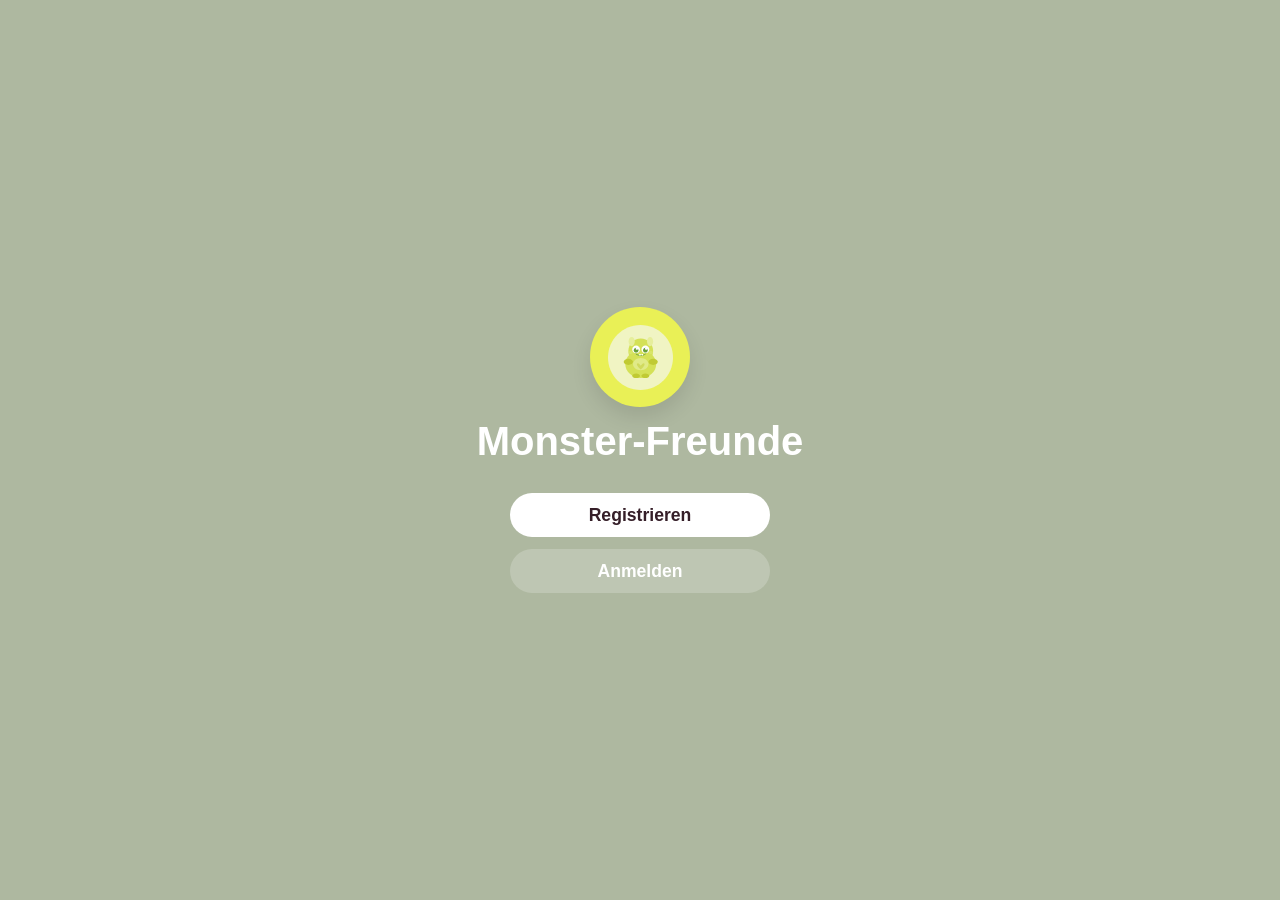
<file: index.html>
<!--- =========================================================================
BESCHREIBUNG: Einstiegs- und Willkommensseite des Projekts (index.html).
FUNKTION:
- Dient als zentrale Landingpage für die Applikation „Monster-Freunde“.
- Präsentiert das App-Logo und den Projekttitel für die visuelle Identität.
- Stellt die primäre Navigation bereit, über die Nutzende direkt zu den Formularen
für die Registrierung (register.html) oder das Login (login.html) gelangen.
=========================================================================-->

<!DOCTYPE html>
<html lang="en">

<head>
    <meta charset="UTF-8" />
    <title>Welcome</title>
    <link rel="stylesheet" href="css/style.css" />
</head>

<body>

    <div class="welcome-container">

        <div class="monster-icon">
            <img src="resources/img/monster_wasabi_02.svg" alt="Monster-Scanner Logo">
        </div>

        <h1>Monster-Freunde</h1>

        <nav class="auth-buttons">
            <a href="register.html" class="btn btn-main">Registrieren</a>
            <a href="login.html" class="btn btn-secondary">Anmelden</a>
        </nav>

    </div>

</body>

</html>
</file>
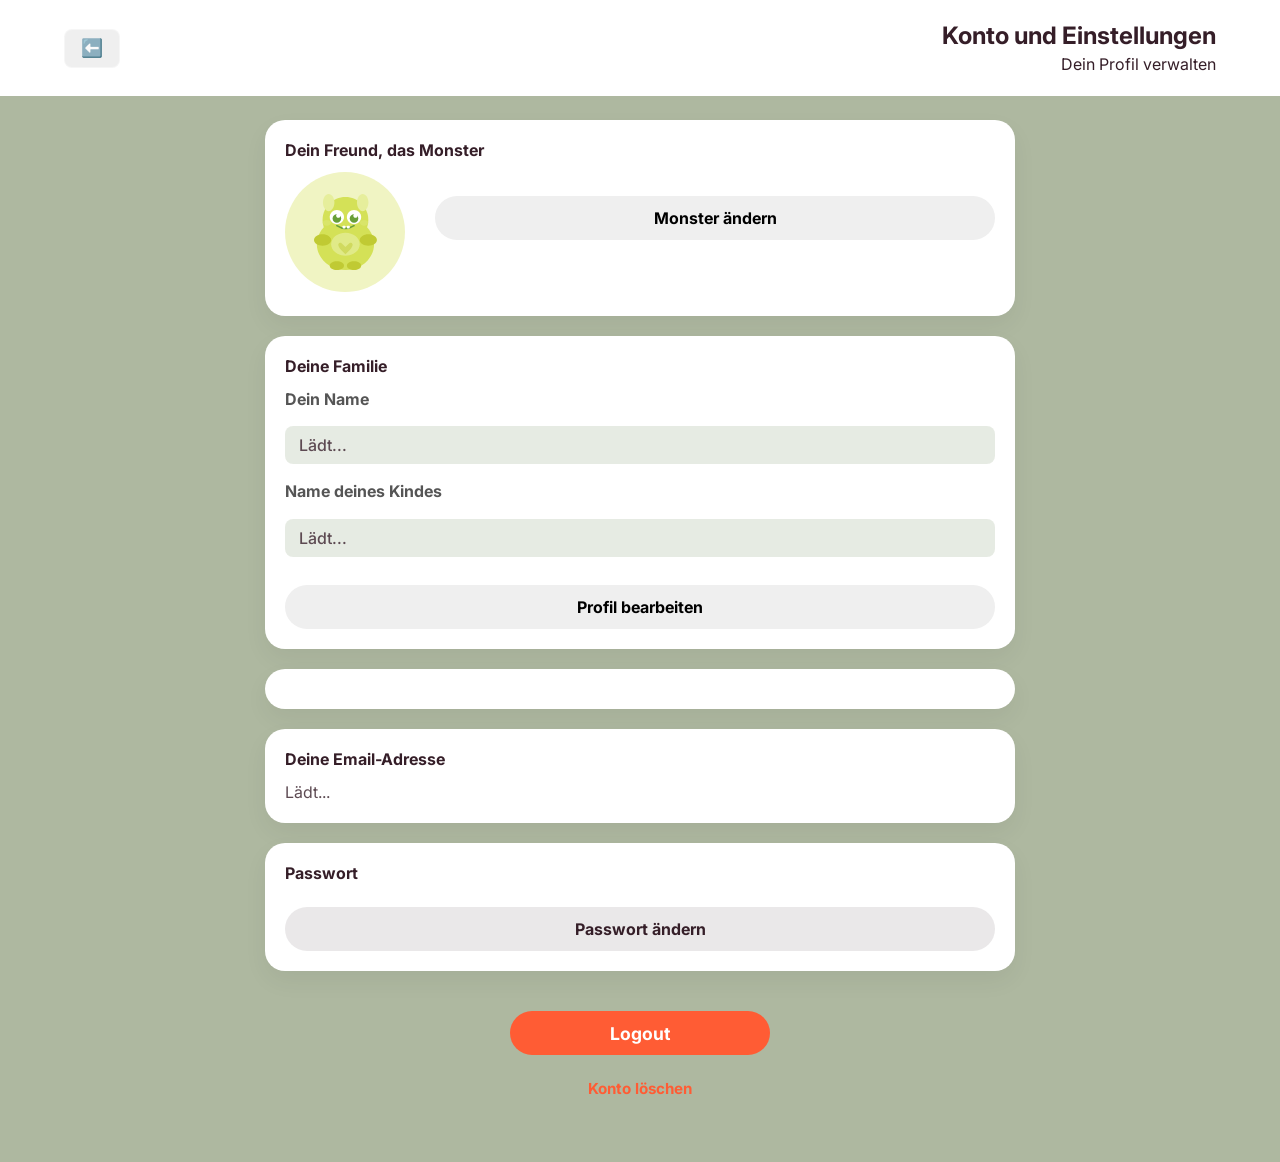
<file: konto.html>
<!--=========================================================================
BESCHREIBUNG: Profil- und Einstellungsseite des Projekts (konto.html).
FUNKTION:
- Ermöglicht das Verwalten des persönlichen Profils inklusive Namen und dem
Namen des Kindes via Lese- und Bearbeitungsmodus.
- Erlaubt die visuelle Personalisierung durch die Auswahl und das Speichern
eines Begleitmonsters aus einer Galerie.
- Steuert die Haushaltsverwaltung: Dynamische Anzeige je nach Status (Neuen
Haushalt erstellen, via Code beitreten oder Einladungscode anzeigen).
- Bietet administrative Optionen wie das Einsehen der Mailadresse, das Ändern
des Passworts sowie den Logout und das unwiderrufliche Löschen des Kontos.
========================================================================= -->

<!DOCTYPE html>
<html lang="en">

<head>
    <meta charset="UTF-8" />
    <title>Konto und Einstellungen</title>
    <style>
        @import url('https://fonts.googleapis.com/css2?family=Inter:ital,opsz,wght@0,14..32,100..900;1,14..32,100..900&family=Libre+Franklin:ital,wght@0,100..900;1,100..900&display=swap');
    </style>
    <link rel="stylesheet" href="css/style.css" />
</head>

<body class="account-page">

    <header class="header_konto">
        <div class="header-links">
            <a href="home.html" id="back_btn_container">
                <button id="back_btn"> ⬅️ </button>
            </a>
        </div>
        <div class="header-konto-text">
            <h1 class="header-title-konto">Konto und Einstellungen</h1>
            <p class="header-subtitle-konto">Dein Profil verwalten</p>
        </div>
    </header>

    <main class="main_konto">

        <section class="grid">

            <article class="card monster-section">
                <h2>Dein Freund, das Monster</h2>

                <div id="monsterViewMode">
                    <div class="current-monster-preview">
                        <img id="currentMonsterImg" src="resources/img/monster_wasabi_02.svg" alt="Aktuelles Monster"
                            class="monster-preview-img" />
                    </div>
                    <button id="btnEditMonster" class="btn">Monster ändern</button>
                </div>

                <div id="monsterEditMode" style="display: none;">
                    <p>Wähle deinen Freund aus:</p>

                    <div class="monster-gallery">
                        <label class="monster-item">
                            <input type="radio" name="monster_choice" value="monster_wasabi_02" />
                            <img src="resources/img/monster_wasabi_02.svg" alt="Wasabi" class="monster-img" />
                        </label>
                        <label class="monster-item">
                            <input type="radio" name="monster_choice" value="monster_grün_02" />
                            <img src="resources/img/monster_grün_02.svg" alt="Grünes Monster" class="monster-img" />
                        </label>
                        <label class="monster-item">
                            <input type="radio" name="monster_choice" value="monster_bla_02" />
                            <img src="resources/img/monster_bla_02.svg" alt="Blaues Monster" class="monster-img" />
                        </label>
                        <label class="monster-item">
                            <input type="radio" name="monster_choice" value="monster_lila_02" />
                            <img src="resources/img/monster_lila_02.svg" alt="Lila Monster" class="monster-img" />
                        </label>
                        <label class="monster-item">
                            <input type="radio" name="monster_choice" value="monster_orange_02" />
                            <img src="resources/img/monster_orange_02.svg" alt="Oranges Monster" class="monster-img" />
                        </label>
                    </div>
                    <br>
                    <button id="btnSaveMonster" class="btn">Monster speichern</button>
                    <button id="btnCancelMonsterEdit" class="btn btn-sub">Abbrechen</button>
                </div>
            </article>

            <article class="card profil-einstellungen">
                <h2>Deine Familie</h2>

                <!-- Lese-Modus-->
                <div id="profileViewMode">
                    <label>
                        <p>
                            <strong>Dein Name</strong> <span id="displayUserName">Lädt...</span>
                        </p>
                    </label>
                    <label>
                        <p>
                            <strong>Name deines Kindes</strong> <span id="displayChildName">Lädt...</span>
                        </p>
                    </label>
                    <button id="btnEditProfile" class="btn">Profil bearbeiten</button>
                </div>

                <!-- Bearbeitungs-Modus -->
                <div id="profileEditMode" style="display: none;">
                    <div>
                        <label for="editUserName">Dein Name</label>
                        <input type="text" id="editUserName" />
                    </div>
                    <br>
                    <div>
                        <label for="editChildName">Name deines Kindes</label>
                        <input type="text" id="editChildName" />
                    </div>
                    <br>

                    <button id="btnSaveProfile" class="btn">Änderungen speichern</button>
                    <button id="btnCancelEdit" class="btn btn-sub">Abbrechen</button>
                </div>
            </article>

            <article class="card haushalt-section">
                <!-- Box für Leute OHNE Haushalt -->

                <div id="noHousehold" style="display: none;">
                    <p>Du bist noch in keinem Haushalt.</p>

                    <div>
                        <input type="text" id="householdName" placeholder="Name für neuen Haushalt" />
                        <button id="btnCreate" class="btn">Haushalt erstellen</button>
                    </div>

                    <br>
                    <!-- Box für Leute MIT Haushalt -->
                    <div>
                        <input type="text" id="joinCode" placeholder="Beitritts-Code eingeben" />
                        <button id="btnJoin" class="btn">Haushalt beitreten</button>
                    </div>
                </div>

                <div id="householdInfo" style="display:none;">
                    <h2>Willkommen bei Familie <span id="hName"></span></h2>
                    <p class="family-code">Teile diesen Code, um deine Familie einzuladen: <br> <span id="hCode"></span>
                    </p>

                    <h3>Mitglieder in diesem Haushalt:</h3>
                    <ul id="memberList" style="list-style-type: none; padding: 0; margin: 0;">
                    </ul>
                </div>

            </article>


            <article class="card email">
                <h2>Deine Email-Adresse</h2>
                <p id="userEmail">Lädt...</p>
            </article>

            <article class="card sicherheit">
                <h2>Passwort</h2>

                <button id="btnTogglePasswordForm" class="btn-sub btn">Passwort ändern</button>

                <form id="passwordForm" style="display: none;">
                    <div>
                        <label for="oldPassword">Aktuelles Passwort:</label>
                        <input type="password" id="oldPassword" />
                    </div>

                    <div>
                        <label for="newPassword">Neues Passwort:</label>
                        <input type="password" id="newPassword" />
                    </div>

                    <div>
                        <label for="newPasswordConfirm">Neues Passwort bestätigen:</label>
                        <input type="password" id="newPasswordConfirm" />
                    </div>

                    <button type="submit" class="btn">Passwort speichern</button>
                    <button type="button" id="btnCancelPassword" class="btn btn-sub">Abbrechen</button>
                </form>
            </article>

        </section>

        <section class="logout">
            <button id="logoutBtn" class="btn btn-danger">Logout</button>
        </section>

        <a href="#" id="deleteAccountBtn">Konto löschen</a>
    </main>


    <div id="deleteAccountPopup" class="popup-overlay" style="display: none;">
        <div class="popup-content delete-popup">
            <h2>Konto unwiderruflich löschen?</h2>

            <p class="delete-warning-text">
                Bist du sicher? Alle deine Daten werden dauerhaft aus unserem System gelöscht. Dieser Schritt kann nicht
                rückgängig gemacht werden.
            </p>

            <button id="btnConfirmDelete" class="btn btn-sub">Ja, Konto löschen</button>
            <button id="btnCancelDelete" class="btn btn-danger">Abbrechen</button>
        </div>
    </div>

    <script src="js/konto.js"></script>
    <script src="js/logout.js"></script>
    <script src="js/auth.js"></script>
    <script src="js/register.js"></script>
    <script src="js/delete_account.js"></script>
</body>

</html>
</file>
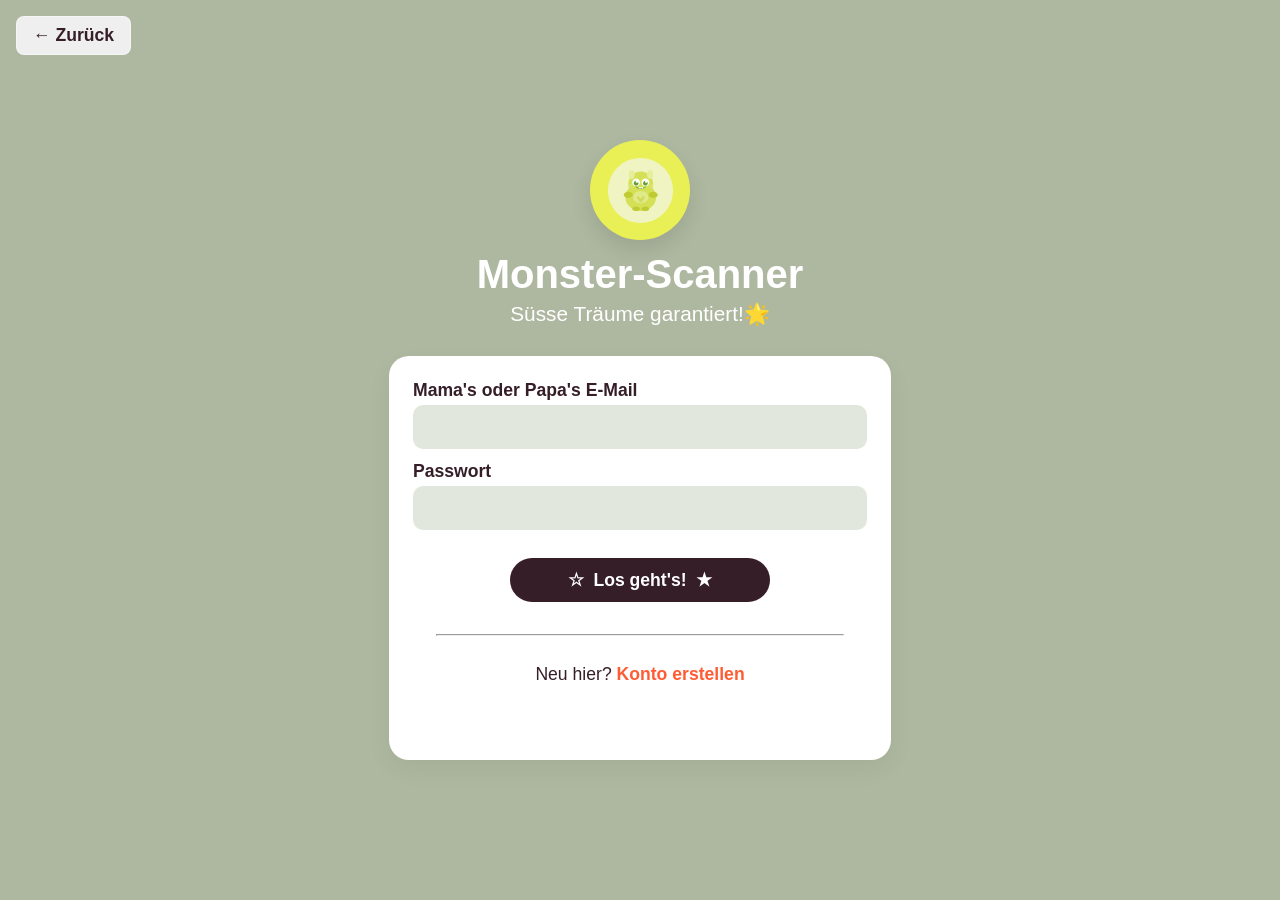
<file: login.html>
<!--=========================================================================
BESCHREIBUNG: Login-Seite des Projekts (login.html).
FUNKTION:
- Stellt das Anmeldeformular für die Applikation „Monster-Scanner“ bereit.
- Erfasst die Zugangsdaten (E-Mail-Adresse und Passwort) der Erziehungsberechtigten.
- Ermöglicht über den Submit-Button das Absenden der Daten, welche durch das
eingebundene Skript (login.js) verarbeitet werden.
- Bietet eine Navigation zurück zur Startseite (index.html) sowie einen direkten
Link zur Registrierung (register.html) für neue Nutzende.
=========================================================================-->

<!DOCTYPE html>
<html lang="en">

<head>
  <meta charset="UTF-8" />
  <title>Login</title>
  <link rel="stylesheet" href="css/style.css" />
</head>

<body>
  <a href="index.html" id="back_btn_container">
    <button id="back_btn"> ← Zurück</button>
  </a>

  <div class="welcome-container">

    <div class="monster-icon">
      <img src="resources/img/monster_wasabi_02.svg" alt="Monster Icon">
    </div>

    <h1>Monster-Scanner</h1>
    <h2>Süsse Träume garantiert!🌟</h2>

    <form id="loginForm" class="card">
      <div class="field">
        <label for="email">Mama's oder Papa's E-Mail</label>
        <input type="email" id="email" required />
      </div>

      <div class="field">
        <label for="password">Passwort</label>
        <input type="password" id="password" required />
      </div>

      <button type="submit" class="btn los"> <span class="stern-text">&#9734; &nbsp;</span> Los geht's! <span
          class="stern-text">&nbsp; &#9733;</span></button>

      <hr class="divider" />

      <p class="register-hint">Neu hier? <a href="register.html">Konto erstellen</a></p>

    </form>


  </div>

  <script src="js/login.js"></script>
</body>

</html>
</file>
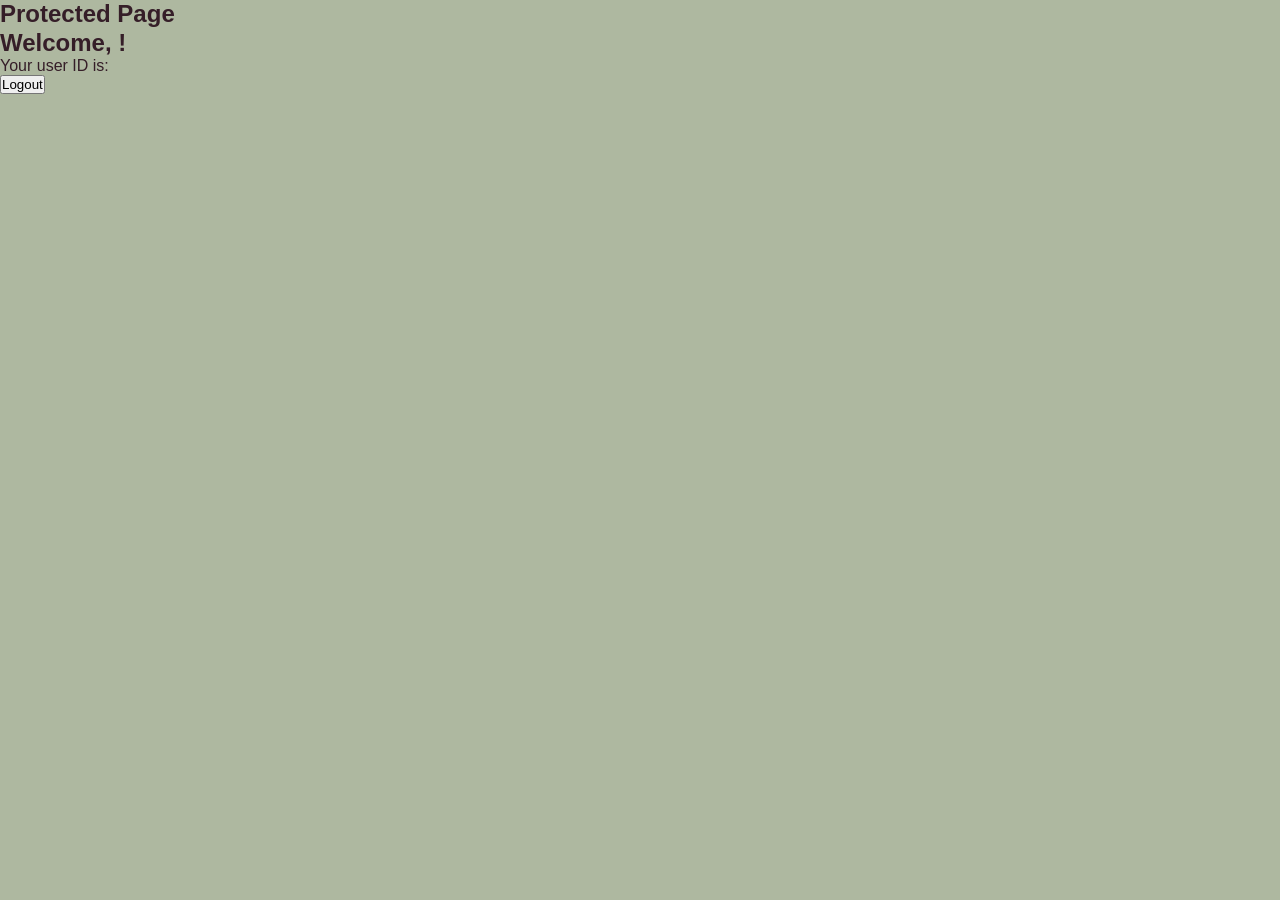
<file: protected.html>
<!--=========================================================================
BESCHREIBUNG: Vorlage für geschützte Ansichten innerhalb des Projekts (protected.html).
FUNKTION:
- Dient als geschützter Bereich, der nur nach erfolgreicher Authentifizierung
zugänglich ist.
- Zeigt dynamisch personalisierte Daten wie die E-Mail-Adresse und die
User-ID der angemeldeten Person an.
- Stellt eine Logout-Funktion bereit, um die aktuelle Sitzung sicher zu beenden.
- Bindet die Autorisierungs-Logik (protected.js) ein, welche als Vorlage für
alle abzusichernden Seiten des Projekts fungiert, sowie das Skript für den
Abmeldevorgang (logout.js).
=========================================================================-->

<!doctype html>
<html lang="en">

<head>
  <meta charset="UTF-8" />
  <title>Protected Page</title>
  <link rel="stylesheet" href="css/style.css" />
</head>

<body>
  <h1>Protected Page</h1>

  <!-- This is where we'll dynamically show the protected content -->
  <div id="protectedContent">
    <h2>Welcome, <span id="userEmail"></span>!</h2>
    <p>Your user ID is: <span id="userId"></span></p>
  </div>

  <button id="logoutBtn">Logout</button>

  <script src="js/protected.js"></script>
  <script src="js/logout.js"></script>
</body>

</html>
</file>
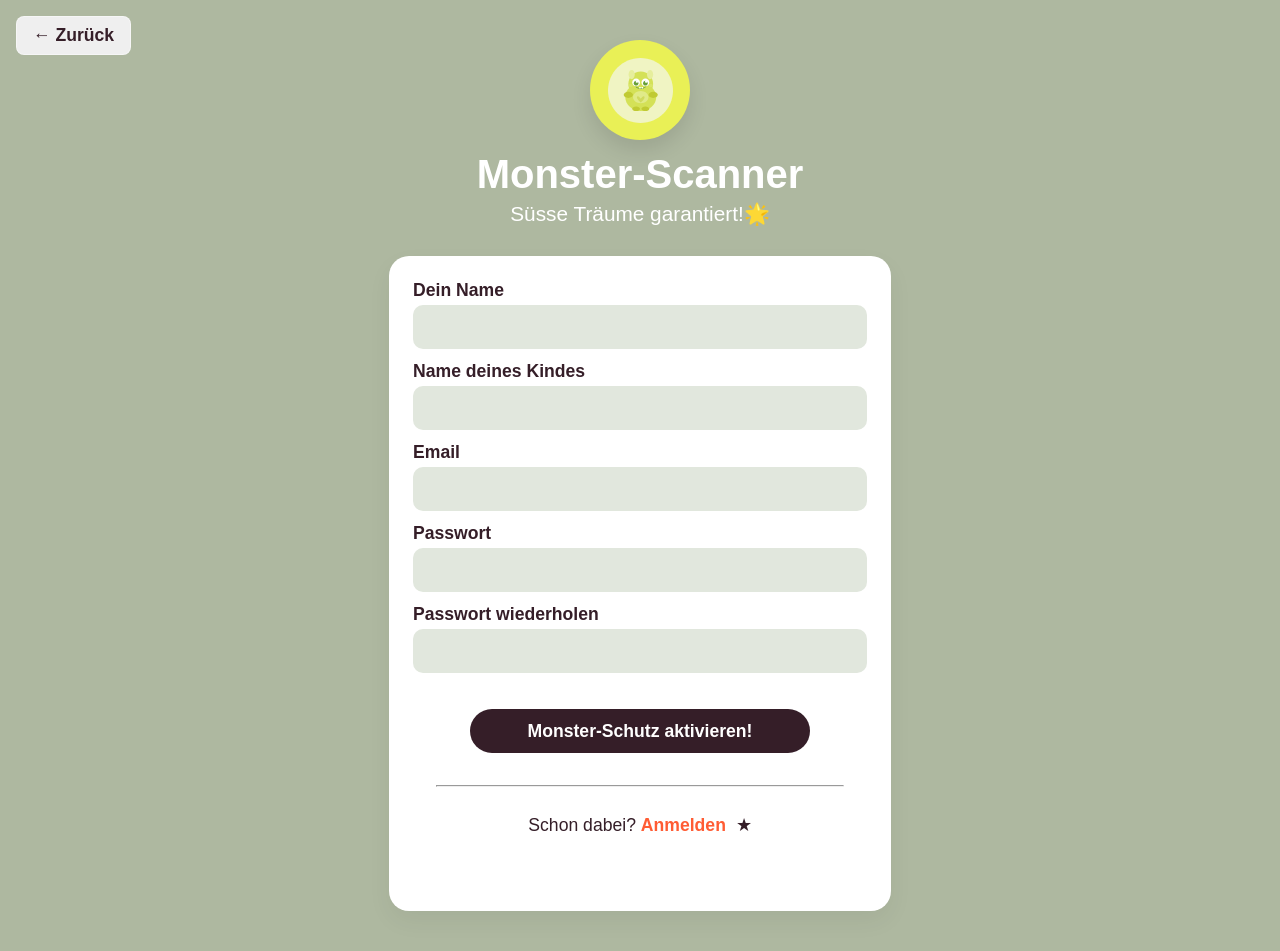
<file: register.html>
<!--=========================================================================
BESCHREIBUNG: Registrierungsseite des Projekts (register.html).
FUNKTION:
- Stellt das Registrierungsformular für Neuanmeldungen beim „Monster-Scanner“ bereit.
- Erfasst personenbezogene Daten (Name, Name des Kindes, E-Mail-Adresse) sowie
ein abzusicherndes Passwort inklusive Bestätigungsfeld.
- Übergibt die eingegebenen Daten beim Absenden an das Logik-Skript (register.js)
für die Validierung und serverseitige Verarbeitung.
- Ermöglicht eine Navigation zurück zur Startseite (index.html) und bietet einen
direkten Wechsel zur Login-Seite (login.html) für bereits registrierte Nutzende.
=========================================================================-->

<!DOCTYPE html>
<html lang="en">

<head>
  <meta charset="UTF-8" />
  <title>Registrierung</title>
  <link rel="stylesheet" href="css/style.css" />
</head>

<body>

  <a href="index.html" id="back_btn_container">
    <button id="back_btn"> ← Zurück</button>
  </a>

  <div class="welcome-container">

    <div class="monster-icon">
      <img src="resources/img/monster_wasabi_02.svg" alt="Monster Icon">
    </div>

    <h1>Monster-Scanner</h1>
    <h2>Süsse Träume garantiert!🌟</h2>

    <form id="registerForm" class="card">

      <div class="field">
        <label>Dein Name</label>
        <input type="text" id="name" required />
      </div>

      <div class="field">
        <label>Name deines Kindes</label>
        <input type="text" id="childname" required />
      </div>

      <div class="field">
        <label>Email</label>
        <input type="email" id="email" required />
      </div>

      <div class="field">
        <label>Passwort</label>
        <input type="password" id="password" required />
      </div>

      <div class="field">
        <label>Passwort wiederholen</label>
        <input type="password" id="passwordConfirm" required />
      </div>

      <button type="submit" class="btn los"> Monster-Schutz aktivieren!</button>

      <hr class="divider" />

      <p class="register-hint">Schon dabei? <a href="login.html">Anmelden</a><span class="stern-text">&nbsp;
          &#9733;</span></p>



  </div>

  <script src="js/register.js"></script>
</body>

</html>
</file>
<file: css/style.css>
@import url('https://fonts.googleapis.com/css2?family=Libre+Franklin:ital,wght@0,100..900;1,100..900&display=swap');

:root {
  --wasabi: #E9F056;
  --orange: #FF5C34;
  --blue: #D7EFFF;
  --cassis: #351E28;
  --salbei: #AEB8A0;
  --bg-button-secondary: rgba(255, 255, 255, 0.3);
  --text-white: #FFFFFF;
}

* {
  box-sizing: border-box;
  margin: 0;
  padding: 0;
}

body {
  background-color: var(--salbei);
  font-family: 'Inter', sans-serif;
  color: var(--cassis);
  min-height: 100vh;
}

/* Back-Buttons*/

#back_btn_container {
  position: absolute;
  top: 24px;
  left: 24px;
  text-decoration: none;
  z-index: 10;
}

#back_btn {
  padding: 16px 24px;
  font-size: 1.8rem;
  font-weight: bold;
  color: var(--cassis);
  border: 1px solid rgba(255, 255, 255, 0.4);
  border-radius: 14px;
  backdrop-filter: blur(10px);
  cursor: pointer;
  transition: transform 0.2s, ease;
}

#back_btn:hover {
  transform: translateY(-2px);
}

/* Index-Seite*/

.welcome-container {
  display: flex;
  flex-direction: column;
  align-items: center;
  justify-content: center;
  min-height: 100vh;
  padding: 40px;
  text-align: center;
}

.welcome-container .monster-icon {
  width: 200px;
  height: 200px;
  background-color: var(--wasabi);
  border-radius: 50%;
  margin-bottom: 24px;
  display: flex;
  align-items: center;
  justify-content: center;
  box-shadow: 0 10px 20px rgba(0, 0, 0, 0.1);
}

.welcome-container .monster-icon img {
  width: 65%;
  height: 65%;
  object-fit: contain;
  display: block;
  margin: auto;
}

.welcome-container h1 {
  color: var(--text-white);
  font-size: 4rem;
  font-weight: 800;
  line-height: 1.1;
  margin-bottom: 20px;
}

.welcome-container h2 {
  color: white;
  font-size: 2rem;
  font-weight: 300;
  margin-bottom: 70px;
}

.auth-buttons {
  display: flex;
  flex-direction: column;
  gap: 16px;
  width: 100%;
  max-width: 700px;
  margin-top: 30px;
}

.btn-main {
  background-color: white;
  color: var(--cassis);
}

.btn-secondary {
  background: rgba(255, 255, 255, 0.20);
  color: var(--text-white);
}

/* Login-Seite*/

.los {
  background-color: var(--cassis);
  color: var(--text-white);
}

.divider {
  color: var(--cassis);
  align-self: center;
  width: 90%;
  margin-top: 20px;
}

.card {
  background-color: white;
  border-radius: 16px;
  padding: 30px 40px;
  width: 100%;
  box-shadow: 0 10px 25px rgba(0, 0, 0, 0.05);
}

form {
  display: flex;
  flex-direction: column;
  gap: 40px;
}

#passwordForm button[type="submit"] {
  margin-top: 16px;
}

#passwordForm .btn-sub {
  margin-top: 8px;
}

.field {
  display: flex;
  flex-direction: column;
  text-align: left;
}

.field label,
.card label {
  color: var(--cassis);
  font-weight: 700;
  margin-bottom: 8px;
  font-size: 2rem;
}

.btn {
  width: 100%;
  height: 110px;
  padding: 30px;
  font-size: 1.8rem;
  font-weight: 700;
  font-family: inherit;
  border: none;
  border-radius: 30px;
  cursor: pointer;
  transition: transform 0.2s ease, opacity 0.2s ease;
  text-align: center;
  text-decoration: none;
  display: inline-block;
  display: flex;
  align-items: center;
  justify-content: center;
}

.btn:hover {
  transform: translateY(-2px);
  opacity: 0.9;
}

.btn:active {
  transform: translateY(0);
}

.register-hint {
  margin-top: 20px;
  margin-bottom: 40px;
  font-size: 1.8rem;
  color: var(--cassis);
}

.register-hint a {
  color: var(--orange);
  font-weight: bold;
  text-decoration: none;
}

form input[type="text"],
form input[type="email"],
form input[type="password"],
.field input {
  width: 100%;
  height: 80px;
  padding: 0 16px;
  border: 2px solid transparent;
  border-radius: 14px;
  font-size: 2rem;
  font-family: inherit;
  background-color: var(--input-bg, #e1e7dd);
  color: var(--cassis);
  outline: none;
  transition: border-color 0.2s ease;
}

form input:focus,
.field input:focus {
  border-color: var(--wasabi);
}

/* ====================
Konto- und Home-Seite
======================= */

main {
  width: 100%;
  max-width: 600px;
  margin: 0 auto;
  padding: 20px 24px;
  display: flex;
  flex-direction: column;
  gap: 24px;
}

.main_konto {
  width: 100%;
  max-width: 100%;
  display: flex;
  flex-direction: column;
  gap: 24px;
  margin: 0;
  padding: 24px 50px 40px 50px;
}

/* Header */

.header {
  display: flex;
  align-items: center;
  justify-content: space-between;
  padding: 15px;
  background-color: white;
  position: sticky;
  top: 0;
  left: 0;
  width: 100%;
  z-index: 1000;
}

.header_konto {
  display: flex;
  align-items: center;
  justify-content: space-between;
  padding: 15px 24px;
  background-color: white;
  position: sticky;
  top: 0;
  left: 0;
  width: 100%;
  z-index: 1000;
}

.header-links {
  display: flex;
  align-items: center;
  gap: 15px;
}

.header-zurück {
  display: flex;
  align-items: center;
  gap: 15px;
}

.header img {
  width: 56px;
  height: 56px;
  padding: 6px;
}

.header-text {
  display: flex;
  flex-direction: column;
  gap: 4px;
}

.header-konto-text {
  display: flex;
  flex-direction: column;
  gap: 4px;
  text-align: right;
  margin-right: 40px;
}

.header-title {
  font-size: 1rem;
}

.header-subtitle {
  font-size: 0.8rem;
}

.header-subtitle-konto {
  font-size: 1.5rem;
}

main h1 {
  font-size: 1rem;
  font-weight: 800;
  color: var(--cassis);
  line-height: 1.2;
}

main p {
  font-size: 0.8rem;
  opacity: 0.8;
}

main .header small {
  color: var(--cassis);
  font-size: 0.9rem;
  opacity: 0.8;
}

.main_konto h1 {
  font-size: 3rem;
  font-weight: 800;
  color: var(--cassis);
  line-height: 1.2;
}

.main p {
  font-size: 1.2rem;
  opacity: 0.8;
}

.main_konto p {
  font-size: 1.5rem;
  opacity: 0.8;
}

#trendValue {
  font-size: 1.5rem;
  font-weight: 400;
}

.trend-comparison {
  font-size: 0.8rem;
  color: var(--cassis);
  opacity: 0.7;
  margin-top: 4px;
}

.card .filter-label {
  font-size: 0.8rem;
  color: var(--cassis);
  opacity: 0.8;
}

.filter-input {
  width: 100%;
  max-width: 100%;
  height: 40px;
  padding: 0 12px;
  border-radius: 8px;
  font-size: 1rem;
  border: 1px solid #ccc;
  margin: 0 0 20px 0;
}

/* DIE SCROLLBOX: Begrenzt die Höhe der Liste und aktiviert das Scrollen */
.event-list {
  list-style: none;
  padding: 0;
  margin: 0;

  max-height: 280px;
  overflow-y: auto;
  scrollbar-width: thin;
  scrollbar-color: var(--cassis) #f0f0f0;
}

.event-list li {
  display: flex;
  align-items: center;
  justify-content: space-between;
  background-color: #F2EBF0;
  border-radius: 16px;
  padding: 12px 16px;
  margin-bottom: 12px;
}

.event-list li:last-child {
  margin-bottom: 0;
}

.chart-overflow-container {
  width: 100%;
  overflow-x: auto;
  overflow-y: hidden;
  position: relative;
  scrollbar-width: thin;
  -webkit-overflow-scrolling: touch;
}

.chart-scroll-wrapper {
  width: 1000px;
  padding-bottom: 10px;
}

.chart-overflow-container::-webkit-scrollbar {
  height: 6px;
}

.chart-overflow-container::-webkit-scrollbar-track {
  background: #f1f1f1;
  border-radius: 10px;
}

.chart-overflow-container::-webkit-scrollbar-thumb {
  background: #c1c1c1;
  border-radius: 10px;
}

.chart-overflow-container::-webkit-scrollbar-thumb:hover {
  background: #a8a8a8;
}

/* Container für Icon + Alarmtext links */
.alarm-links-wrapper {
  display: flex;
  align-items: center;
  gap: 12px;
}

.alarm-icon-bg {
  width: 40px;
  height: 40px;
  background-color: #ebd9ff;
  color: #9c27b0;
  border-radius: 50%;
  display: flex;
  justify-content: center;
  align-items: center;
  font-size: 18px;
}

.alarm-info {
  display: flex;
  flex-direction: column;
}

.alarm-name {
  font-weight: 700;
  font-size: 14px;
  color: #333;
}

.alarm-date {
  font-size: 12px;
  color: #888;
  margin-top: 2px;
}

.alarm-time {
  font-weight: 700;
  font-size: 14px;
  color: #9c27b0;
}

#monsterChart {
  width: 100% !important;
  height: 220px !important;
  margin-top: 15px;
}

a {
  text-decoration: none;
}

.btn-profile {
  margin-left: auto;
  width: 48px;
  height: 48px;
  border-radius: 50%;
  background-color: #F3E8FF;
  border: none;
  font-size: 1.2rem;
  display: flex;
  align-items: center;
  justify-content: center;
  cursor: pointer;
  transition: transform 0.2s ease;
}

.btn-profile:hover {
  transform: scale(1.05);
}

.grid {
  display: flex;
  flex-direction: column;
  gap: 16px;
  width: 100%;
}

.card-title {
  color: var(--cassis);
  font-weight: 700;
  font-size: 1.1rem;
  margin-bottom: 12px;
  display: flex;
  align-items: center;
  gap: 8px;
}

.card h2 {
  font-size: 2rem;
  font-weight: 700;
  margin-bottom: 16px;
  color: var(--cassis);
}

#profileViewMode p {
  font-size: 1.5rem;
  margin-bottom: 12px;
  display: flex;
  flex-direction: column;
}

.card label {
  display: block;
  font-weight: 700;
  font-size: 1.5rem;
  margin-bottom: 12px;
  margin-top: 12px;
}

#monsterViewMode {
  display: flex;
  gap: 30px;
}

.monster-gallery {
  display: flex;
  gap: 12px;
}

#btnEditMonster {
  width: fit-content;
}

.monster-gallery .monster-item input[type="radio"] {
  position: absolute;
  opacity: 0;
  width: 0;
  height: 0;
}

.monster-gallery .monster-item {
  cursor: pointer;
  display: inline-block;
  transition: transform 0.2s ease;
}

.monster-gallery .monster-img {
  border-radius: 50%;
  border: 4px solid transparent;
  transition: all 0.2s ease;
  padding: 4px;
}


.monster-gallery .monster-item input[type="radio"]:checked+.monster-img {
  border-color: var(--orange);
  transform: scale(1.1);
  background-color: rgba(255, 92, 52, 0.1);
}

.monster-gallery .monster-item:hover .monster-img {
  transform: scale(1.05);
}

strong {
  font-weight: 700;
  color: var(--cassis);
  padding-bottom: 12px;
}

#displayUserName,
#displayChildName {
  height: 80px;
  padding: 0 16px;
  margin-bottom: 20px;
  border: 2px solid transparent;
  border-radius: 14px;
  font-size: 2rem;
  font-family: inherit;
  background-color: #e1e7dd;
  color: var(--cassis);
  outline: none;
  transition: border-color 0.2s ease;
}

#displayUserName,
#displayChildName {
  font-size: 2rem;
  font-weight: 500;
  display: flex;
  align-items: center;
}

#editUserName,
#editChildName {
  height: 80px;
  padding: 0 16px;
  border: 2px solid transparent;
  border-radius: 14px;
  font-size: 2rem;
  font-family: inherit;
  background-color: #e1e7dd;
  color: var(--cassis);
  outline: none;
  transition: border-color 0.2s ease;
  width: 100%;
}

.popup-overlay {
  position: fixed;
  top: 0;
  left: 0;
  width: 100%;
  height: 100%;
  background-color: rgba(0, 0, 0, 0.7);
  display: flex;
  justify-content: center;
  align-items: center;
  z-index: 9999;
}


#hCode {
  font-weight: 700;
  color: var(--cassis);
  letter-spacing: 0.5px;
  font-size: 2rem;
}


.popup-content {
  background-color: white;
  padding: 30px;
  border-radius: 12px;
  max-width: 400px;
  width: 90%;
  box-shadow: 0 4px 20px rgba(0, 0, 0, 0.3);
  text-align: center;
  color: #333;
}

.popup-section {
  margin-top: 2rem;
  padding-top: 15px;
  border-top: 1px solid #eee;
}

#householdInfo {
  display: flex;
  flex-direction: column;
}

.alert-card {
  background-color: #FFEBEB !important;
  border: 2px solid var(--orange);
  box-shadow: 0 10px 20px rgba(255, 92, 52, 0.2);
}

#liveMonsterAlert {
  gap: 16px;
  margin-bottom: 20px;
  z-index: 1000;
}

#closeAlertBtn {
  width: 20px;
  height: 20px;
  display: flex;
  align-items: center;
  justify-content: center;
  border: none;
  font-size: 1.5rem;
  cursor: pointer;
  color: var(--cassis);
}

.alert-text {
  line-height: 2;
}

alert-icon {
  font-size: 2rem;
}

.family-code {
  color: var(--cassis);
  margin: 15px 0;
  line-height: 2;
}

h3 {
  color: var(--cassis);
  font-size: 1.5rem;
  margin-bottom: 20px;
}

#memberList {
  font-size: 2rem;
}

.family-member {
  font-weight: 500;
  color: var(--cassis);
  display: inline-flex;
  align-items: center;
  gap: 100px;
}

.member-card {
  background-color: white;
  border: 2px solid #e1e7dd;
  border-radius: 16px;
  padding: 24px;
  margin-bottom: 16px;
  list-style-type: none;
  box-shadow: 0 10px 25px rgba(0, 0, 0, 0.02);
  display: flex;
  flex-direction: column;
  gap: 16px;
}

.member-row {
  display: flex;
  align-items: center;
  gap: 20px;
  color: var(--cassis);
}

.member-email {
  display: flex;
  align-items: center;
  gap: 20px;
  color: var(--cassis);
}

.member-row .member-icon {
  font-size: 2rem;
}

.member-row .member-text {
  font-size: 2rem;
  font-weight: 500;
}

.member-row.email {
  opacity: 0.8;
}

.member-row.email .member-text {
  font-size: 1.5rem;
}

#userEmail {
  font-size: 1.5rem;
  color: var(--cassis);
}

.monster {
  display: flex;
  align-items: center;
  gap: 16px;
  margin-bottom: 12px;
}

.monster-avatar {
  width: 60px;
  height: 60px;
  background-color: var(--blue);
  border-radius: 50%;
  flex-shrink: 0;
}

.hint-text {
  opacity: 0.7;
  margin-top: 8px;
}

.btn-sub {
  background-color: rgba(53, 30, 40, 0.1) !important;
  color: var(--cassis) !important;
  margin-top: 8px;
}

.btn-danger {
  background-color: var(--orange) !important;
  color: var(--text-white) !important;
}

#deleteAccountBtn {
  color: var(--orange);
  font-weight: 700;
  text-decoration: none;
  text-align: center;
  display: block;
  margin-top: 16px;
  font-size: 1.5rem;
}

#deleteAccountBtn:hover {
  text-decoration: underline;
}

.account-page {
  display: flex;
  flex-direction: column;
  align-items: center;
  justify-content: flex-start;
  padding-bottom: 24px;
}

.account-page #back_btn_container {
  position: static;
  width: 100%;
  max-width: 100%;
  padding: 24px;
  display: flex;
  justify-content: flex-start;
  margin: 16px;
}

/*Haushalts-Popup */
.popup-content.haushalt-popup {
  max-width: 400px;
  padding: 24px;
}

.haushalt-popup form {
  text-align: left;
  gap: 8px;
}

.haushalt-popup h2 {
  color: var(--cassis);
  font-size: 2rem;
  margin-bottom: 4px;
}

.haushalt-popup #no-household-zone {
  margin-bottom: 12px;
}

.haushalt-popup .field label {
  font-size: 1rem;
  margin-bottom: 4px;
  margin-top: 6px;
}

.haushalt-popup input[type="text"] {
  height: 40px;
  font-size: 0.8rem;
}

.haushalt-popup .btn {
  height: 50px;
  padding: 16px 20px;
  font-size: 0.8rem;
  margin-top: 2px;
}

.haushalt-popup .popup-spacer {
  height: 10px;
}

/* Konto-Löschen-Popup */
.popup-content.delete-popup {
  max-width: 700px;
  padding: 35px 30px;
}

.delete-popup h2 {
  font-size: 2rem;
  color: var(--cassis);
  margin-bottom: 16px;
  font-weight: 800;
  line-height: 1.2;
}

.delete-popup .btn {
  font-size: 1.8rem;
  padding: 24px 20px;
}


.delete-popup .delete-warning-text {
  font-size: 1.8rem;
  line-height: 1.5;
  opacity: 0.8;
  margin-bottom: 24px;
}

.delete-popup #btnConfirmDelete {
  margin-bottom: 12px;
}

/* =========================================================================
   RESONSIVE FÜR DESKTOP
   ========================================================================= */

@media (min-width: 992px) {

  #monsterChart {
    height: 300px !important;
  }

  .welcome-container {
    max-width: 550px;
    margin: 0 auto;
    padding: 40px 24px;
  }

  .welcome-container .monster-icon {
    width: 100px;
    height: 100px;
    margin-bottom: 12px;
  }

  .welcome-container h1 {
    font-size: 2.5rem;
    margin-bottom: 6px;
  }

  .welcome-container h2 {
    font-size: 1.3rem;
    margin-bottom: 30px;
  }

  .auth-buttons {
    align-items: center;
    gap: 12px;
    margin-top: 24px;
  }

  .btn {
    width: 260px;
    height: 44px;
    font-size: 1.1rem;
    border-radius: 22px;
    padding: 0;
    margin: 16px auto 0 auto;
  }

  .auth-buttons .btn {
    width: 260px;
    height: 44px;
    font-size: 1.1rem;
    border-radius: 22px;
    padding: 0;
    margin: 0;

  }

  .card {
    padding: 24px 24px 35px 24px;
    border-radius: 20px;
  }

  .alert-card {
    display: flex;
    align-items: center;
    justify-content: flex-start;
    position: relative;
    padding: 30px 40px;
  }

  .alert-card>div {
    margin-left: 16px;
  }

  #closeAlertBtn {
    margin-left: auto;
  }

  form {
    gap: 12px;
  }

  .field label {
    margin-top: 0px;
    margin-bottom: 4px;
    font-size: 1.1rem;
  }

  form input[type="text"],
  form input[type="email"],
  form input[type="password"],
  .field input {
    height: 44px;
    font-size: 1.1rem;
    padding: 0 12px;
    border-radius: 10px;
  }

  .register-hint {
    margin-top: 16px;
    font-size: 1.1rem;
  }

  #back_btn_container {
    top: 16px;
    left: 16px;
  }

  #back_btn {
    padding: 8px 16px;
    font-size: 1.1rem;
    border-radius: 8px;
  }

  #registerForm.card .btn {
    width: 340px;
    height: 44px;
    font-size: 1.1rem;
    border-radius: 22px;
    padding: 0;
    margin: 24px auto 0 auto;
    display: flex;
    align-items: center;
    justify-content: center;
  }

  body.content-page {
    display: flex;
    flex-direction: column;
    align-items: center;
    justify-content: flex-start;
    width: 100%;
    margin: 0;
    padding: 0;
  }

  html body.content-page main#householdInfo {
    display: flex;
    flex-direction: column;
    align-items: center;
    width: 100%;
    max-width: 750px;
    margin: 0 auto;
    padding-top: 24px;
  }

  /* KONTOSEITE FÜR DESKTOP */

  body.account-page main.main_konto {
    display: flex;
    flex-direction: column;
    align-items: center;
    justify-content: flex-start;
    width: 100%;
    margin-top: 0px;
  }

  body.account-page .main_konto .header {
    display: flex;
    flex-direction: column;
    align-items: center;
    justify-content: center;
    width: 100%;
    max-width: 750px;
  }

  body.account-page .main_konto .header div {
    text-align: center;
    width: 100%;
  }

  body.account-page .main_konto .header div h1 {
    font-size: 2rem;
    font-weight: 800;
    letter-spacing: -0.5px;
  }

  body.account-page .main_konto .header div p {
    font-size: 1.05rem;
    color: #555555;
  }

  body.account-page .main_konto .grid .card h2 {
    font-size: 1rem;
    font-weight: 700;
    margin-bottom: 12px;
  }

  body.account-page .main_konto .grid .card p,
  body.account-page .main_konto .grid .card p strong,
  body.account-page .main_konto .grid .card p span,
  body.account-page .main_konto .grid .card div p,
  body.account-page .main_konto .grid .card div span {
    font-size: 1rem;
    line-height: 1.4;
  }

  body.account-page .main_konto .grid .card div label {
    font-size: 1rem;
    font-weight: 600;
  }

  body.account-page .main_konto .grid .card p strong {
    font-weight: 700;
    color: #2b2b2b;
  }

  body.account-page .main_konto .grid {
    display: flex;
    flex-direction: column;
    align-items: center;
    gap: 20px;
    width: 100%;
    max-width: 750px;
    margin: 0 auto;
  }

  body.account-page .main_konto .grid .card {
    width: 100%;
    max-width: 750px;
    box-sizing: border-box;
    padding: 20px
  }

  body.account-page .main_konto .logout {
    display: flex;
    justify-content: center;
    width: 100%;
    max-width: 600px;
    margin: 0px
  }

  body.account-page .main_konto #deleteAccountBtn {
    display: block;
    width: fit-content;
    margin: 0 auto;
    text-align: center;
    font-size: 0.95rem;
    text-decoration: none;
  }

  body.account-page .main_konto .grid .card .btn,
  body.account-page .main_konto .grid .card button,
  body.account-page .main_konto .grid .card input[type="submit"] {
    width: 100% !important;
    max-width: 100% !important;
    height: 44px;
    font-size: 1rem;
    border-radius: 22px;
    padding: 0;
    margin: 24px 0 0 0 !important;
    display: flex;
    align-items: center;
    justify-content: center;
  }


  body.account-page .popup-content.delete-popup {
    max-width: 500px;
    padding: 40px;
    border-radius: 24px;
    box-sizing: border-box;
  }


  body.account-page .popup-content.delete-popup h2 {
    font-size: 1.6rem;
    font-weight: 800;
    text-align: center;
    margin-bottom: 16px;
    margin-top: 0;
    color: #000000;
  }


  body.account-page .popup-content.delete-popup p.delete-warning-text {
    font-size: 1rem;
    line-height: 1.5;
    text-align: center;
    margin-bottom: 28px;
    color: #4a4a4a;
  }


  body.account-page .popup-content.delete-popup .btn,
  body.account-page .popup-content.delete-popup button {
    width: 240px !important;
    max-width: 100% !important;
    height: 42px;
    font-size: 1rem;
    border-radius: 21px;
    margin: 12px auto 0 auto !important;
    display: flex;
    align-items: center;
    justify-content: center;
  }

  body.account-page .main_konto .grid .card #profileEditMode input[type="text"] {
    width: 100%;
    max-width: 100%;
    height: 38px;
    font-size: 1rem;
    padding: 0 12px;
    border-radius: 8px;
    margin-top: 4px;
    margin-bottom: 4px;
    box-sizing: border-box;
  }

  #displayUserName,
  #displayChildName {
    width: 100%;
    max-width: 100%;
    height: 38px;
    font-size: 1rem;
    padding: 0 12px;
    border-radius: 8px;
    margin-top: 4px;
    margin-bottom: 4px;
    box-sizing: border-box;
  }

  #hCode {
    font-weight: 700;
    color: var(--cassis);
    letter-spacing: 0.5px;
    font-size: 1rem;
  }

  h1 {
    font-size: 1.5rem;
    font-weight: 700;
    line-height: 1.2;
  }

  h3 {
    color: var(--cassis);
    font-size: 1rem;
    margin-bottom: 20px;
  }

  #userEmail {
    font-size: 1rem;
  }

  .header {
    display: flex !important;
    flex-direction: row !important;
    align-items: center;
    justify-content: space-between;
    padding: 20px 40px;
    background-color: white;
  }

  .header-links {
    display: flex;
    align-items: center;
    gap: 20px;
  }

  .header-text {
    text-align: left;
  }

  .header_konto {
    display: flex;
    align-items: center;
    justify-content: space-between;
    padding: 15px 24px;
    background-color: white;
    height: 96px;
    position: sticky;
    top: 0;
    left: 0;
    width: 100%;
    z-index: 1000;
  }

  .header-subtitle-konto {
    font-size: 1rem;
  }

  .member-card {
    padding: 16px 20px;
    border-radius: 12px;
    margin-bottom: 12px;
    gap: 8px;
  }

  .member-row {
    gap: 10px;
  }

  .member-row .member-icon {
    font-size: 1.2rem;
  }

  .member-row .member-text {
    font-size: 1rem;
  }

  .member-row.email .member-text {
    font-size: 1rem;
  }

  html body.content-page #householdInfo .header div,
  body.account-page header.header .header-text {
    position: static !important;
    transform: none !important;
    text-align: left !important;
  }
}
</file>
